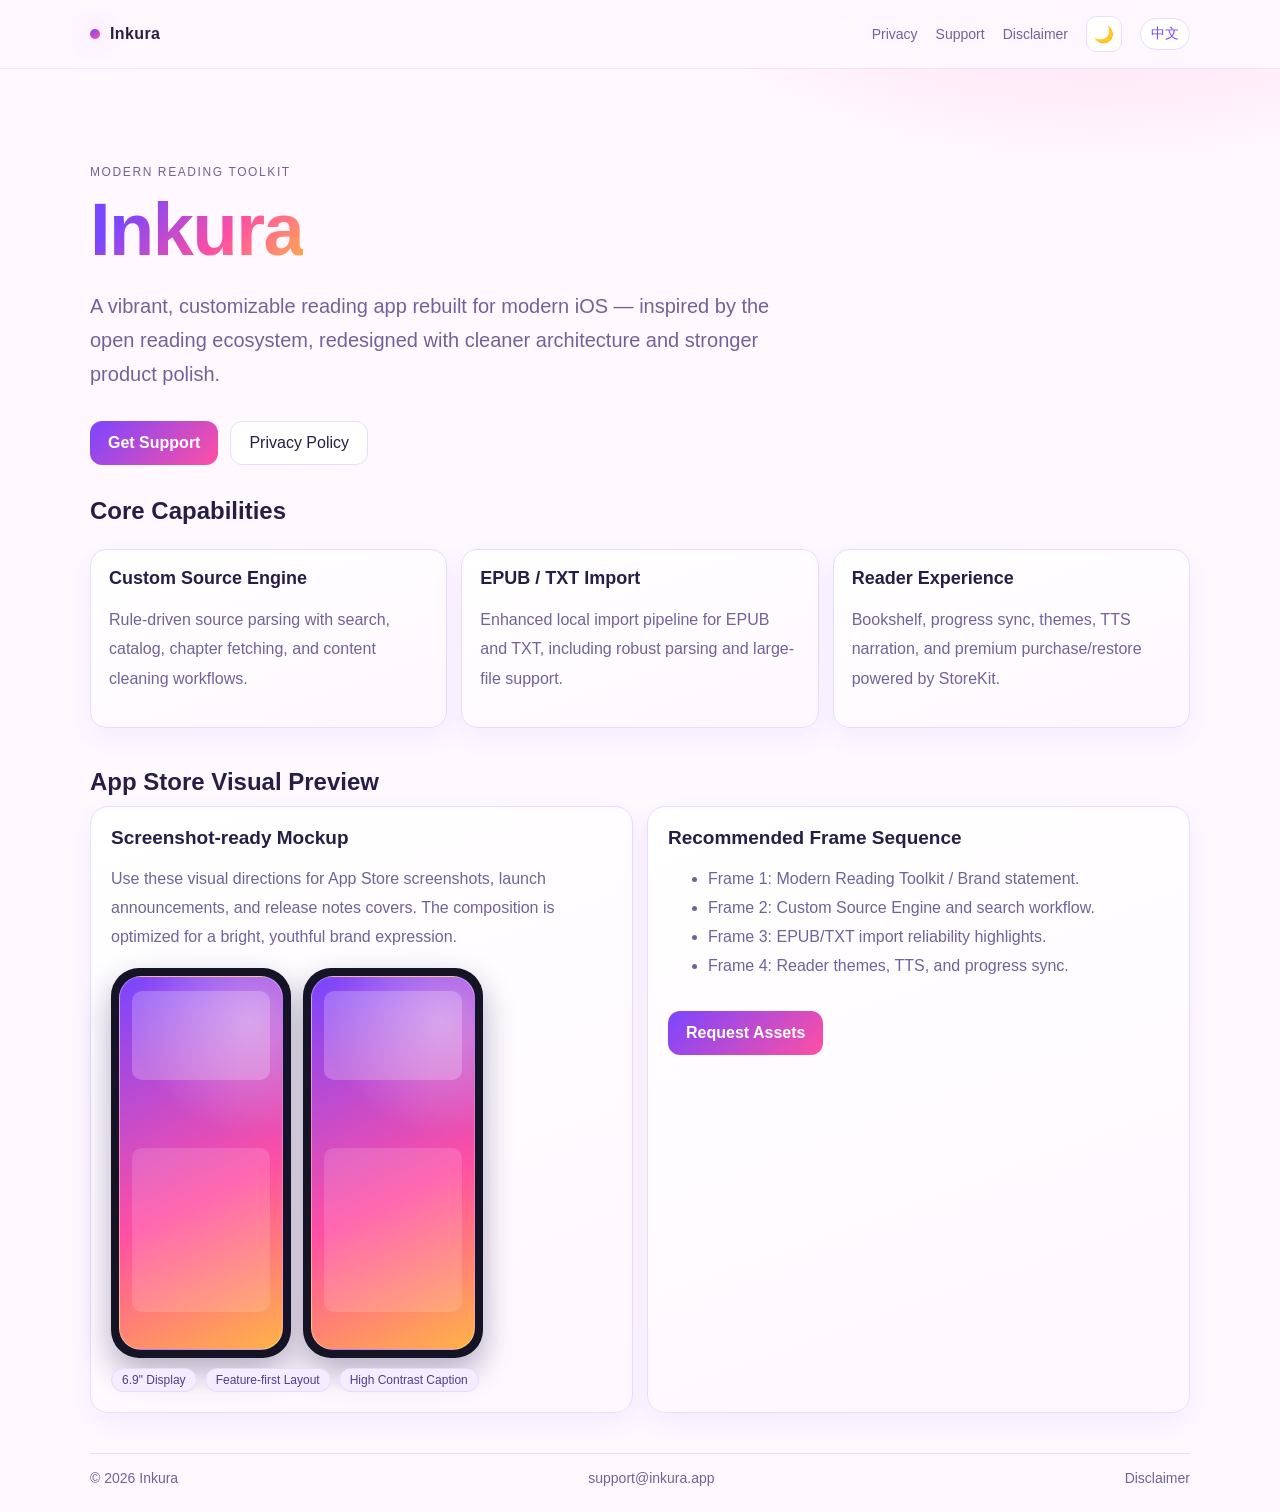
<file: index.html>
<!doctype html>
<html lang="en">
<head>
  <meta charset="UTF-8" />
  <meta name="viewport" content="width=device-width, initial-scale=1.0" />
  <title>Inkura · Vibrant Reading Toolkit</title>
  <meta name="description" content="Inkura is a modern reading toolkit with custom sources, local EPUB/TXT import, and immersive reading experience." />
  <link rel="stylesheet" href="./styles.css" />
  <script src="./theme.js" defer></script>
</head>
<body>
  <header class="topbar">
    <div class="shell topbar-inner">
      <a class="brand" href="./index.html"><span class="dot"></span>Inkura</a>
      <nav class="nav">
        <a href="./privacy.html">Privacy</a>
        <a href="./support.html">Support</a>
        <a href="./disclaimer.html">Disclaimer</a>
        <button class="theme-toggle" type="button" data-theme-toggle aria-label="Toggle dark mode" title="Dark">🌙</button>
        <a class="lang" href="./zh/index.html">中文</a>
      </nav>
    </div>
  </header>

  <main class="shell">
    <section class="hero">
      <p class="eyebrow">Modern Reading Toolkit</p>
      <h1><span class="gradient-text">Inkura</span></h1>
      <p class="subtitle">A vibrant, customizable reading app rebuilt for modern iOS — inspired by the open reading ecosystem, redesigned with cleaner architecture and stronger product polish.</p>
      <div class="actions">
        <a class="btn primary" href="./support.html">Get Support</a>
        <a class="btn" href="./privacy.html">Privacy Policy</a>
      </div>
    </section>

    <section>
      <h2 class="section-title">Core Capabilities</h2>
      <div class="grid">
        <article class="card">
          <h3>Custom Source Engine</h3>
          <p>Rule-driven source parsing with search, catalog, chapter fetching, and content cleaning workflows.</p>
        </article>
        <article class="card">
          <h3>EPUB / TXT Import</h3>
          <p>Enhanced local import pipeline for EPUB and TXT, including robust parsing and large-file support.</p>
        </article>
        <article class="card">
          <h3>Reader Experience</h3>
          <p>Bookshelf, progress sync, themes, TTS narration, and premium purchase/restore powered by StoreKit.</p>
        </article>
      </div>
    </section>

    <section>
      <h2 class="section-title">App Store Visual Preview</h2>
      <div class="showcase">
        <article class="panel">
          <h3>Screenshot-ready Mockup</h3>
          <p>Use these visual directions for App Store screenshots, launch announcements, and release notes covers. The composition is optimized for a bright, youthful brand expression.</p>
          <div class="mockup-wrap">
            <div class="phone"><div class="phone-screen"></div></div>
            <div class="phone"><div class="phone-screen"></div></div>
          </div>
          <div class="chips">
            <span class="chip">6.9" Display</span>
            <span class="chip">Feature-first Layout</span>
            <span class="chip">High Contrast Caption</span>
          </div>
        </article>
        <article class="panel">
          <h3>Recommended Frame Sequence</h3>
          <ul>
            <li>Frame 1: Modern Reading Toolkit / Brand statement.</li>
            <li>Frame 2: Custom Source Engine and search workflow.</li>
            <li>Frame 3: EPUB/TXT import reliability highlights.</li>
            <li>Frame 4: Reader themes, TTS, and progress sync.</li>
          </ul>
          <div class="actions">
            <a class="btn primary" href="mailto:support@inkura.app">Request Assets</a>
          </div>
        </article>
      </div>
    </section>

    <footer>
      <span>© 2026 Inkura</span>
      <a href="mailto:support@inkura.app">support@inkura.app</a>
      <a href="./disclaimer.html">Disclaimer</a>
    </footer>
  </main>
</body>
</html>
</file>
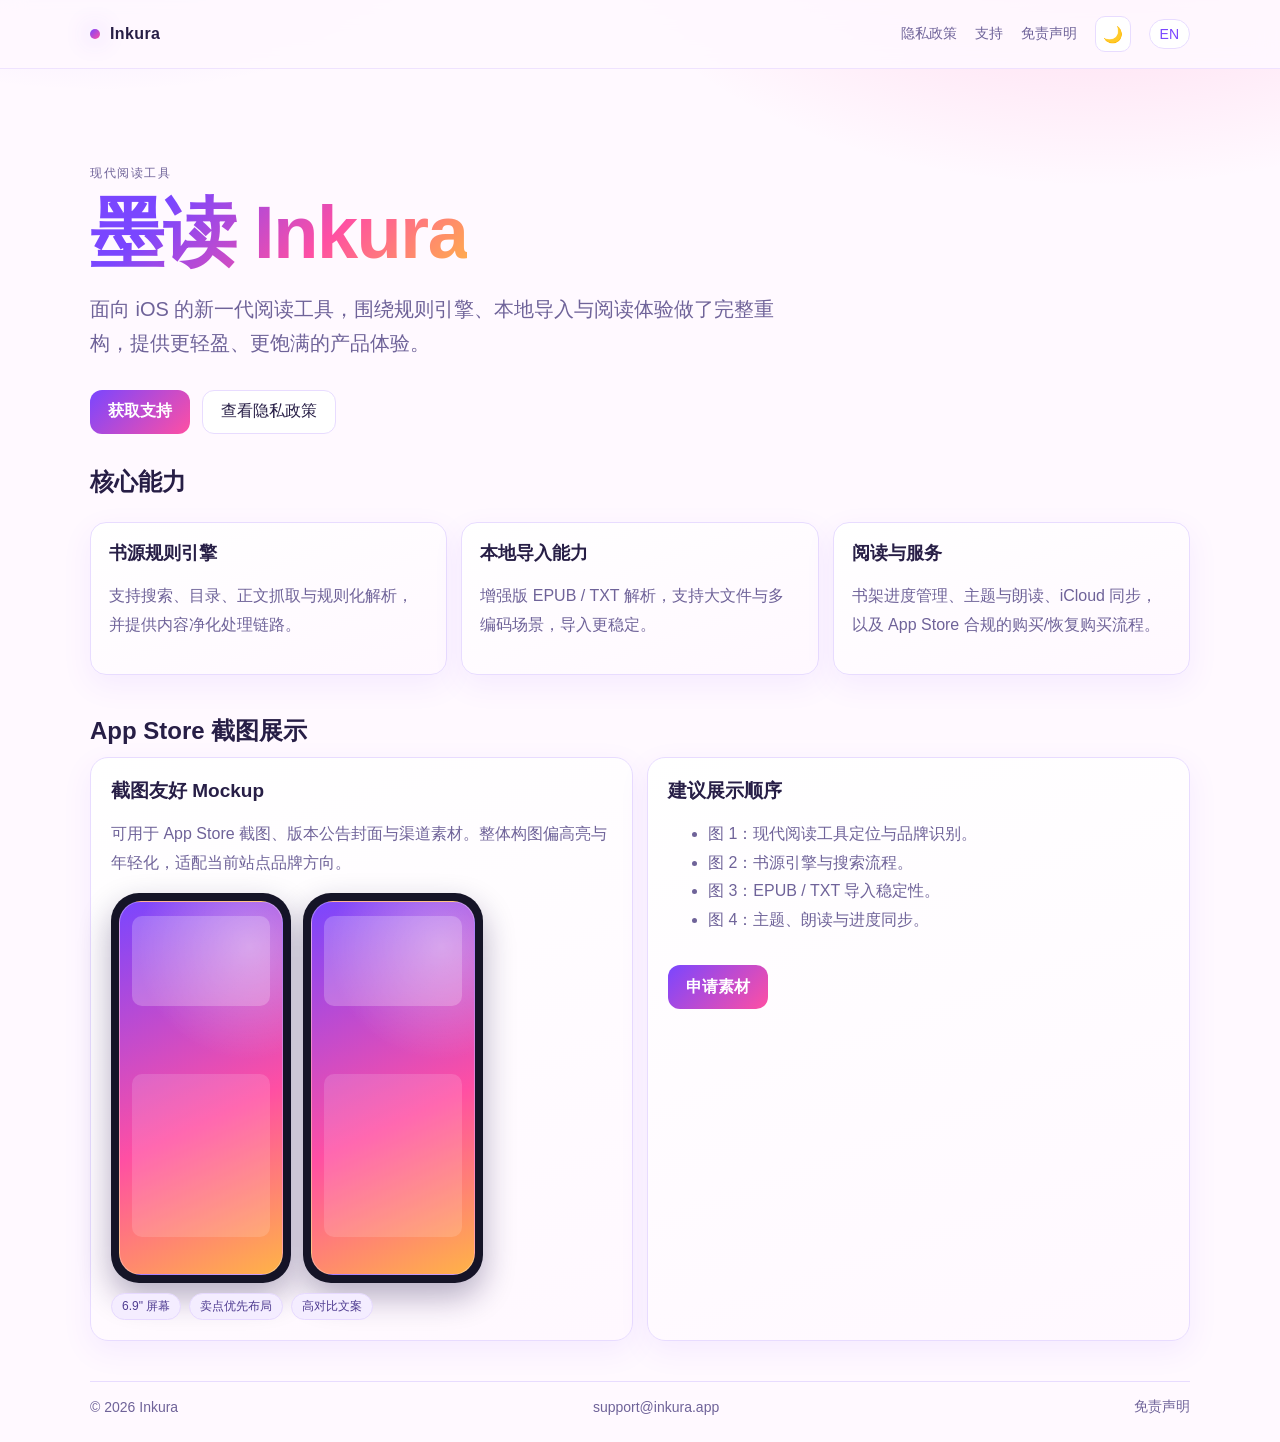
<file: zh/index.html>
<!doctype html>
<html lang="zh-CN">
<head>
  <meta charset="UTF-8" />
  <meta name="viewport" content="width=device-width, initial-scale=1.0" />
  <title>Inkura · 墨读</title>
  <meta name="description" content="墨读 Inkura，面向 iOS 的现代化阅读工具。" />
  <link rel="stylesheet" href="../styles.css" />
  <script src="../theme.js" defer></script>
</head>
<body>
  <header class="topbar">
    <div class="shell topbar-inner">
      <a class="brand" href="./index.html"><span class="dot"></span>Inkura</a>
      <nav class="nav">
        <a href="./privacy.html">隐私政策</a>
        <a href="./support.html">支持</a>
        <a href="./disclaimer.html">免责声明</a>
        <button class="theme-toggle" type="button" data-theme-toggle aria-label="切换深色模式" title="深色">🌙</button>
        <a class="lang" href="../index.html">EN</a>
      </nav>
    </div>
  </header>

  <main class="shell">
    <section class="hero">
      <p class="eyebrow">现代阅读工具</p>
      <h1><span class="gradient-text">墨读 Inkura</span></h1>
      <p class="subtitle">面向 iOS 的新一代阅读工具，围绕规则引擎、本地导入与阅读体验做了完整重构，提供更轻盈、更饱满的产品体验。</p>
      <div class="actions">
        <a class="btn primary" href="./support.html">获取支持</a>
        <a class="btn" href="./privacy.html">查看隐私政策</a>
      </div>
    </section>

    <section>
      <h2 class="section-title">核心能力</h2>
      <div class="grid">
        <article class="card">
          <h3>书源规则引擎</h3>
          <p>支持搜索、目录、正文抓取与规则化解析，并提供内容净化处理链路。</p>
        </article>
        <article class="card">
          <h3>本地导入能力</h3>
          <p>增强版 EPUB / TXT 解析，支持大文件与多编码场景，导入更稳定。</p>
        </article>
        <article class="card">
          <h3>阅读与服务</h3>
          <p>书架进度管理、主题与朗读、iCloud 同步，以及 App Store 合规的购买/恢复购买流程。</p>
        </article>
      </div>
    </section>

    <section>
      <h2 class="section-title">App Store 截图展示</h2>
      <div class="showcase">
        <article class="panel">
          <h3>截图友好 Mockup</h3>
          <p>可用于 App Store 截图、版本公告封面与渠道素材。整体构图偏高亮与年轻化，适配当前站点品牌方向。</p>
          <div class="mockup-wrap">
            <div class="phone"><div class="phone-screen"></div></div>
            <div class="phone"><div class="phone-screen"></div></div>
          </div>
          <div class="chips">
            <span class="chip">6.9" 屏幕</span>
            <span class="chip">卖点优先布局</span>
            <span class="chip">高对比文案</span>
          </div>
        </article>
        <article class="panel">
          <h3>建议展示顺序</h3>
          <ul>
            <li>图 1：现代阅读工具定位与品牌识别。</li>
            <li>图 2：书源引擎与搜索流程。</li>
            <li>图 3：EPUB / TXT 导入稳定性。</li>
            <li>图 4：主题、朗读与进度同步。</li>
          </ul>
          <div class="actions">
            <a class="btn primary" href="mailto:support@inkura.app">申请素材</a>
          </div>
        </article>
      </div>
    </section>

    <footer>
      <span>© 2026 Inkura</span>
      <a href="mailto:support@inkura.app">support@inkura.app</a>
      <a href="./disclaimer.html">免责声明</a>
    </footer>
  </main>
</body>
</html>
</file>
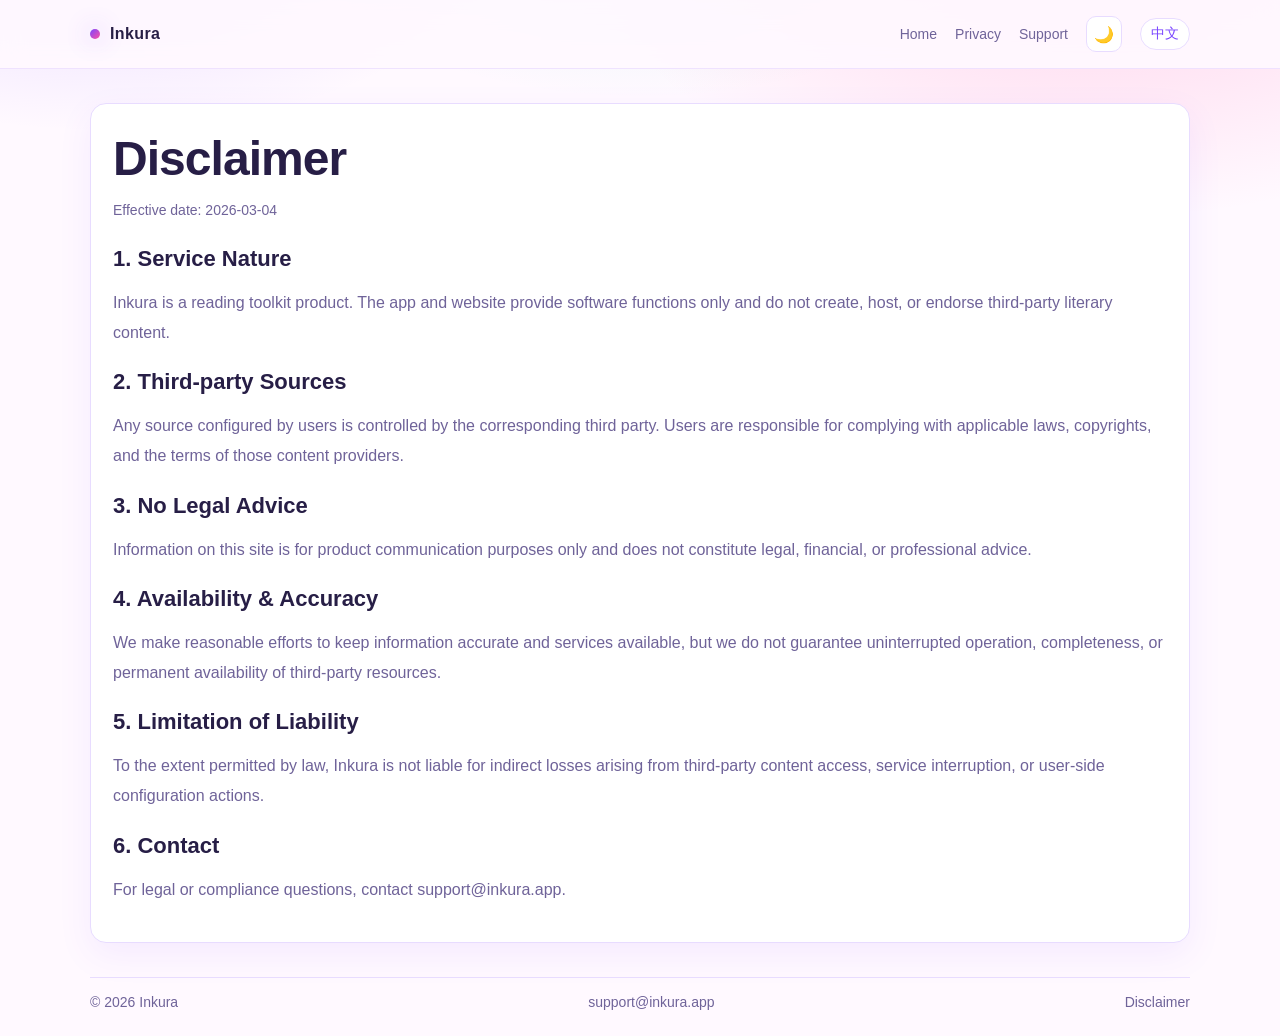
<file: disclaimer.html>
<!doctype html>
<html lang="en">
<head>
  <meta charset="UTF-8" />
  <meta name="viewport" content="width=device-width, initial-scale=1.0" />
  <title>Disclaimer · Inkura</title>
  <meta name="description" content="Inkura website disclaimer and liability boundaries." />
  <link rel="stylesheet" href="./styles.css" />
  <script src="./theme.js" defer></script>
</head>
<body>
  <header class="topbar">
    <div class="shell topbar-inner">
      <a class="brand" href="./index.html"><span class="dot"></span>Inkura</a>
      <nav class="nav">
        <a href="./index.html">Home</a>
        <a href="./privacy.html">Privacy</a>
        <a href="./support.html">Support</a>
        <button class="theme-toggle" type="button" data-theme-toggle aria-label="Toggle dark mode" title="Dark">🌙</button>
        <a class="lang" href="./zh/disclaimer.html">中文</a>
      </nav>
    </div>
  </header>

  <main class="shell">
    <section class="doc">
      <h1>Disclaimer</h1>
      <p class="meta">Effective date: 2026-03-04</p>

      <h2>1. Service Nature</h2>
      <p>Inkura is a reading toolkit product. The app and website provide software functions only and do not create, host, or endorse third-party literary content.</p>

      <h2>2. Third-party Sources</h2>
      <p>Any source configured by users is controlled by the corresponding third party. Users are responsible for complying with applicable laws, copyrights, and the terms of those content providers.</p>

      <h2>3. No Legal Advice</h2>
      <p>Information on this site is for product communication purposes only and does not constitute legal, financial, or professional advice.</p>

      <h2>4. Availability & Accuracy</h2>
      <p>We make reasonable efforts to keep information accurate and services available, but we do not guarantee uninterrupted operation, completeness, or permanent availability of third-party resources.</p>

      <h2>5. Limitation of Liability</h2>
      <p>To the extent permitted by law, Inkura is not liable for indirect losses arising from third-party content access, service interruption, or user-side configuration actions.</p>

      <h2>6. Contact</h2>
      <p>For legal or compliance questions, contact <a href="mailto:support@inkura.app">support@inkura.app</a>.</p>
    </section>

    <footer>
      <span>© 2026 Inkura</span>
      <a href="mailto:support@inkura.app">support@inkura.app</a>
      <a href="./disclaimer.html">Disclaimer</a>
    </footer>
  </main>
</body>
</html>
</file>
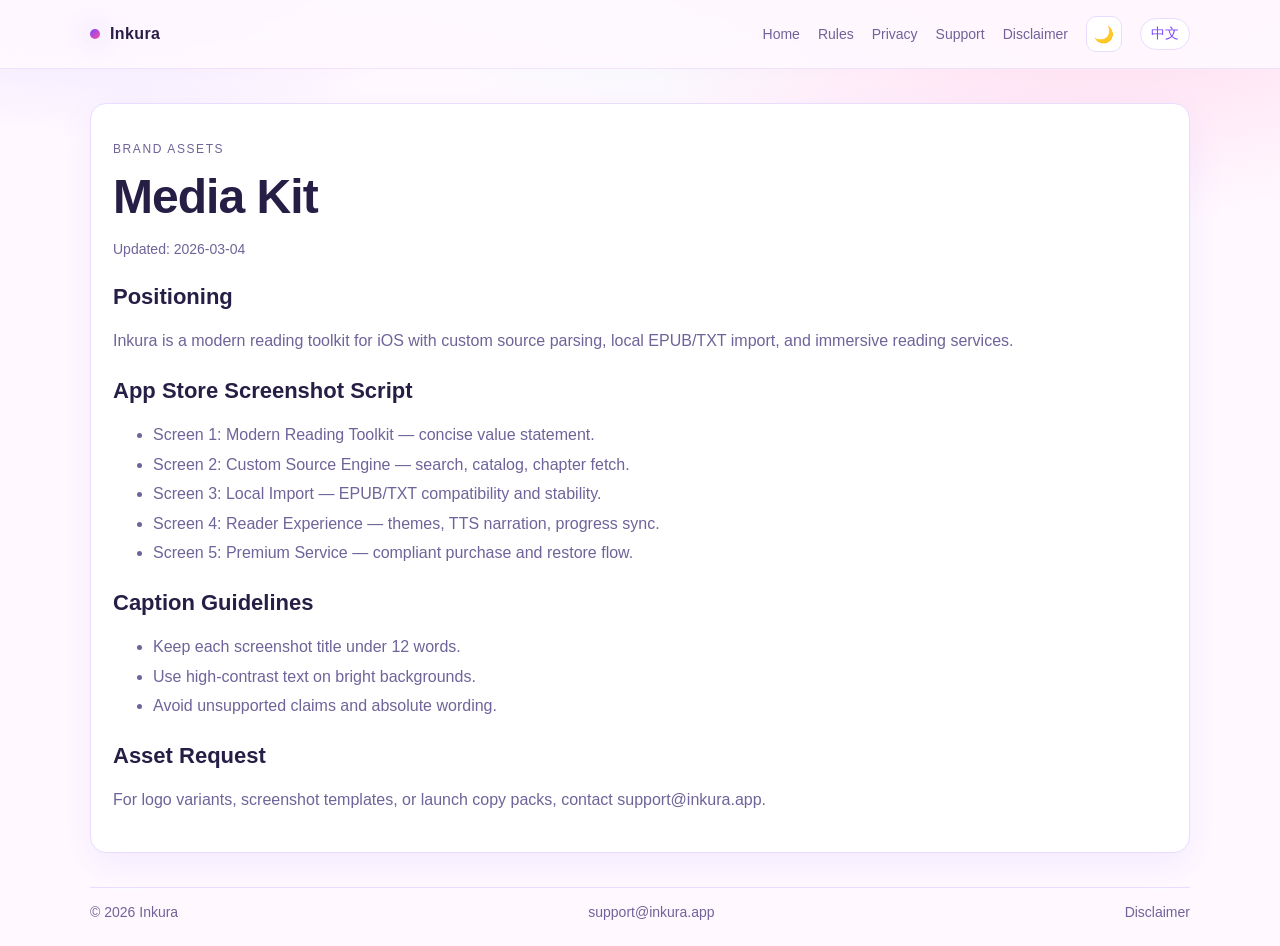
<file: media-kit.html>
<!doctype html>
<html lang="en">
<head>
  <meta charset="UTF-8" />
  <meta name="viewport" content="width=device-width, initial-scale=1.0" />
  <title>Inkura · Media Kit</title>
  <meta name="description" content="Inkura media kit for App Store screenshots, feature copy, and brand usage." />
  <link rel="stylesheet" href="./styles.css" />
  <script src="./theme.js" defer></script>
</head>
<body>
  <header class="topbar">
    <div class="shell topbar-inner">
      <a class="brand" href="./index.html"><span class="dot"></span>Inkura</a>
      <nav class="nav">
        <a href="./index.html">Home</a>
        <a href="./rule-guide.html">Rules</a>
        <a href="./privacy.html">Privacy</a>
        <a href="./support.html">Support</a>
        <a href="./disclaimer.html">Disclaimer</a>
        <button class="theme-toggle" type="button" data-theme-toggle aria-label="Toggle dark mode" title="Dark">🌙</button>
        <a class="lang" href="./zh/media-kit.html">中文</a>
      </nav>
    </div>
  </header>

  <main class="shell">
    <article class="doc">
      <p class="eyebrow">Brand Assets</p>
      <h1>Media Kit</h1>
      <p class="meta">Updated: 2026-03-04</p>

      <h2>Positioning</h2>
      <p>Inkura is a modern reading toolkit for iOS with custom source parsing, local EPUB/TXT import, and immersive reading services.</p>

      <h2>App Store Screenshot Script</h2>
      <ul>
        <li>Screen 1: Modern Reading Toolkit — concise value statement.</li>
        <li>Screen 2: Custom Source Engine — search, catalog, chapter fetch.</li>
        <li>Screen 3: Local Import — EPUB/TXT compatibility and stability.</li>
        <li>Screen 4: Reader Experience — themes, TTS narration, progress sync.</li>
        <li>Screen 5: Premium Service — compliant purchase and restore flow.</li>
      </ul>

      <h2>Caption Guidelines</h2>
      <ul>
        <li>Keep each screenshot title under 12 words.</li>
        <li>Use high-contrast text on bright backgrounds.</li>
        <li>Avoid unsupported claims and absolute wording.</li>
      </ul>

      <h2>Asset Request</h2>
      <p>For logo variants, screenshot templates, or launch copy packs, contact <a href="mailto:support@inkura.app">support@inkura.app</a>.</p>
    </article>

    <footer>
      <span>© 2026 Inkura</span>
      <a href="mailto:support@inkura.app">support@inkura.app</a>
      <a href="./disclaimer.html">Disclaimer</a>
    </footer>
  </main>
</body>
</html>
</file>
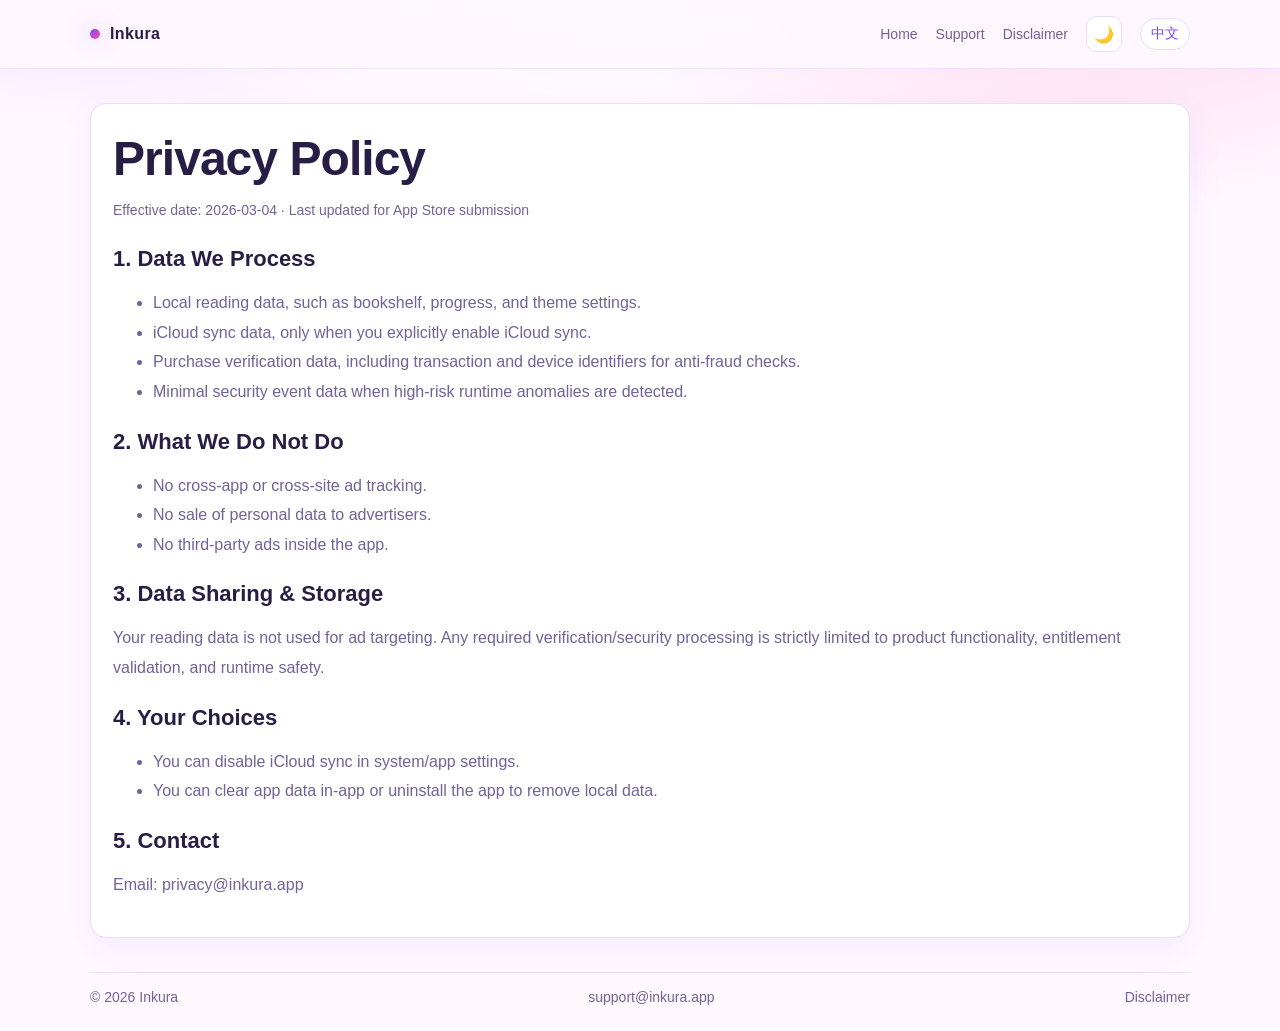
<file: privacy.html>
<!doctype html>
<html lang="en">
<head>
  <meta charset="UTF-8" />
  <meta name="viewport" content="width=device-width, initial-scale=1.0" />
  <title>Privacy Policy · Inkura</title>
  <meta name="description" content="Privacy and data processing statement for Inkura reading app." />
  <link rel="stylesheet" href="./styles.css" />
  <script src="./theme.js" defer></script>
</head>
<body>
  <header class="topbar">
    <div class="shell topbar-inner">
      <a class="brand" href="./index.html"><span class="dot"></span>Inkura</a>
      <nav class="nav">
        <a href="./index.html">Home</a>
        <a href="./support.html">Support</a>
        <a href="./disclaimer.html">Disclaimer</a>
        <button class="theme-toggle" type="button" data-theme-toggle aria-label="Toggle dark mode" title="Dark">🌙</button>
        <a class="lang" href="./zh/privacy.html">中文</a>
      </nav>
    </div>
  </header>

  <main class="shell">
    <section class="doc">
      <h1>Privacy Policy</h1>
      <p class="meta">Effective date: 2026-03-04 · Last updated for App Store submission</p>

      <h2>1. Data We Process</h2>
      <ul>
        <li>Local reading data, such as bookshelf, progress, and theme settings.</li>
        <li>iCloud sync data, only when you explicitly enable iCloud sync.</li>
        <li>Purchase verification data, including transaction and device identifiers for anti-fraud checks.</li>
        <li>Minimal security event data when high-risk runtime anomalies are detected.</li>
      </ul>

      <h2>2. What We Do Not Do</h2>
      <ul>
        <li>No cross-app or cross-site ad tracking.</li>
        <li>No sale of personal data to advertisers.</li>
        <li>No third-party ads inside the app.</li>
      </ul>

      <h2>3. Data Sharing & Storage</h2>
      <p>Your reading data is not used for ad targeting. Any required verification/security processing is strictly limited to product functionality, entitlement validation, and runtime safety.</p>

      <h2>4. Your Choices</h2>
      <ul>
        <li>You can disable iCloud sync in system/app settings.</li>
        <li>You can clear app data in-app or uninstall the app to remove local data.</li>
      </ul>

      <h2>5. Contact</h2>
      <p>Email: <a href="mailto:privacy@inkura.app">privacy@inkura.app</a></p>
    </section>

    <footer>
      <span>© 2026 Inkura</span>
      <a href="mailto:support@inkura.app">support@inkura.app</a>
      <a href="./disclaimer.html">Disclaimer</a>
    </footer>
  </main>
</body>
</html>
</file>
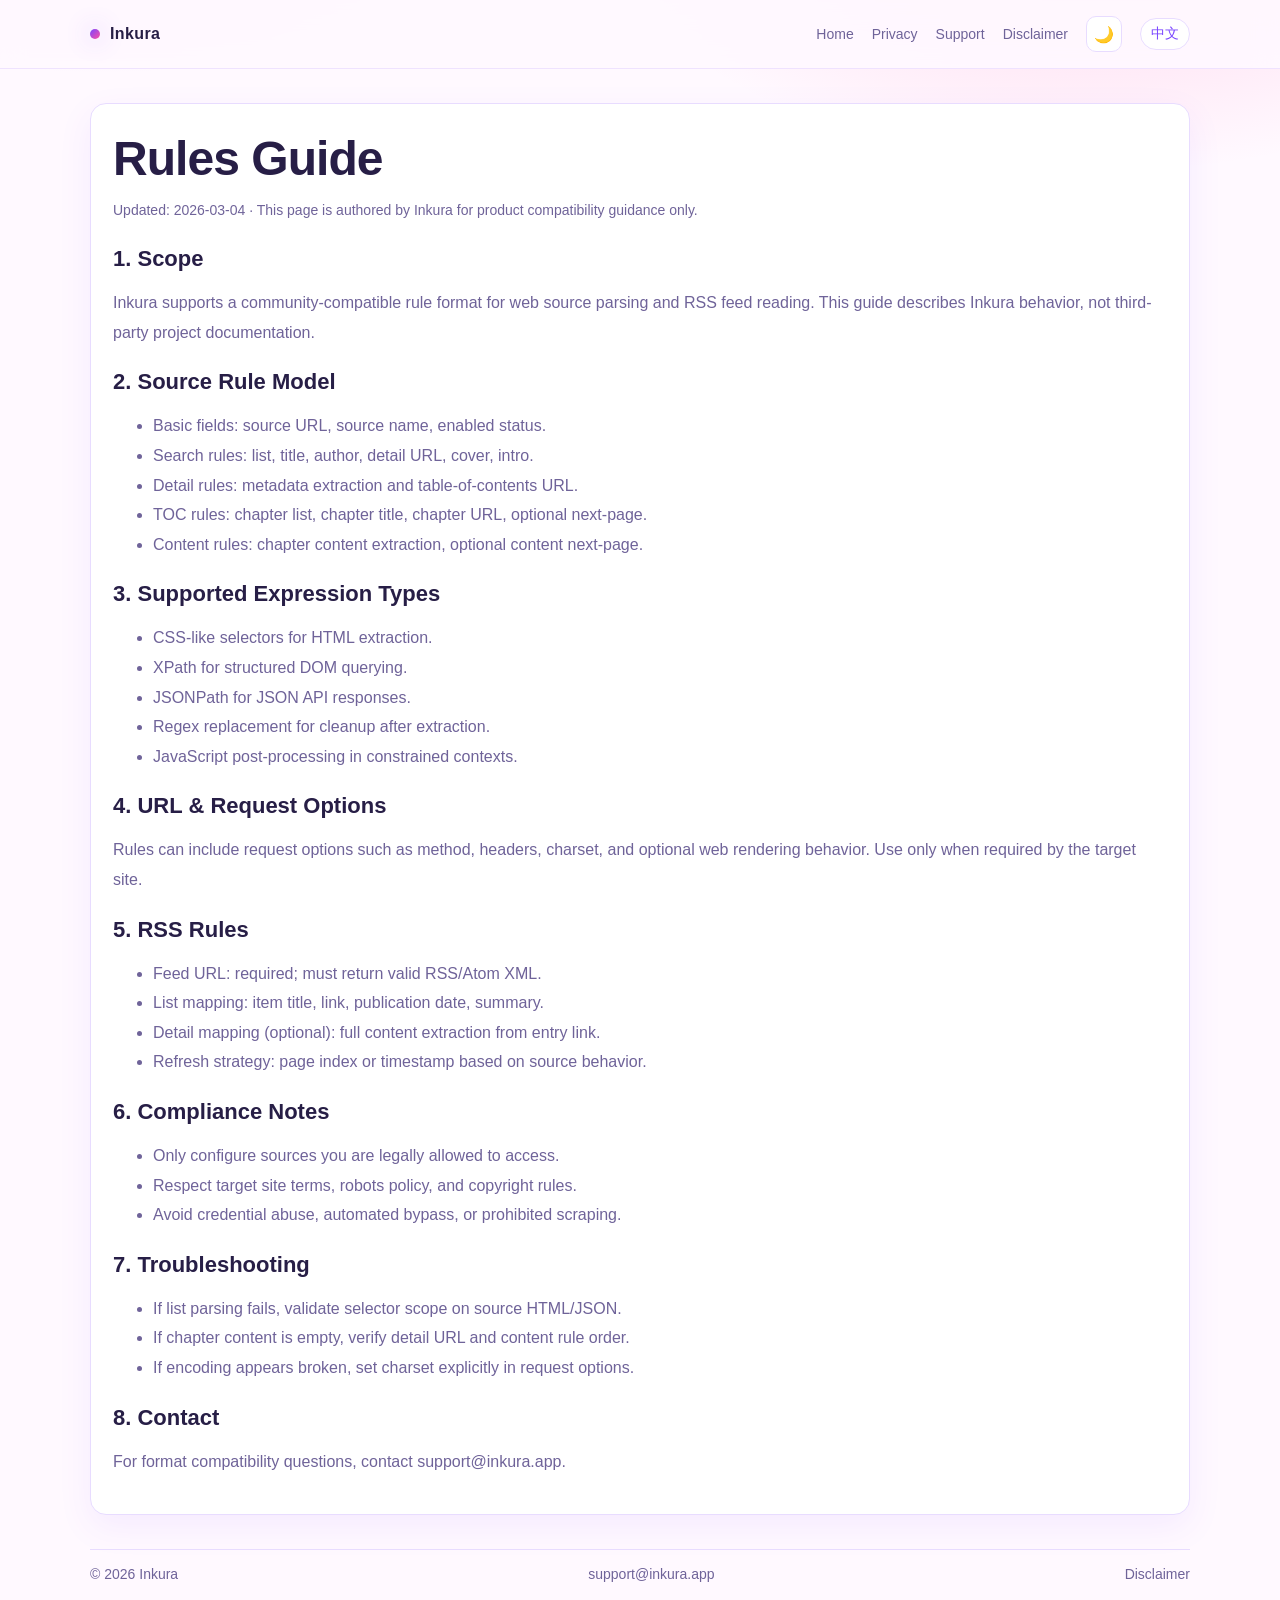
<file: rule-guide.html>
<!doctype html>
<html lang="en">
<head>
  <meta charset="UTF-8" />
  <meta name="viewport" content="width=device-width, initial-scale=1.0" />
  <title>Rules Guide · Inkura</title>
  <meta name="description" content="Inkura community rule format guide for source parsing and RSS feeds." />
  <link rel="stylesheet" href="./styles.css" />
  <script src="./theme.js" defer></script>
</head>
<body>
  <header class="topbar">
    <div class="shell topbar-inner">
      <a class="brand" href="./index.html"><span class="dot"></span>Inkura</a>
      <nav class="nav">
        <a href="./index.html">Home</a>
        <a href="./privacy.html">Privacy</a>
        <a href="./support.html">Support</a>
        <a href="./disclaimer.html">Disclaimer</a>
        <button class="theme-toggle" type="button" data-theme-toggle aria-label="Toggle dark mode" title="Dark">🌙</button>
        <a class="lang" href="./zh/rule-guide.html">中文</a>
      </nav>
    </div>
  </header>

  <main class="shell">
    <section class="doc">
      <h1>Rules Guide</h1>
      <p class="meta">Updated: 2026-03-04 · This page is authored by Inkura for product compatibility guidance only.</p>

      <h2>1. Scope</h2>
      <p>Inkura supports a community-compatible rule format for web source parsing and RSS feed reading. This guide describes Inkura behavior, not third-party project documentation.</p>

      <h2>2. Source Rule Model</h2>
      <ul>
        <li>Basic fields: source URL, source name, enabled status.</li>
        <li>Search rules: list, title, author, detail URL, cover, intro.</li>
        <li>Detail rules: metadata extraction and table-of-contents URL.</li>
        <li>TOC rules: chapter list, chapter title, chapter URL, optional next-page.</li>
        <li>Content rules: chapter content extraction, optional content next-page.</li>
      </ul>

      <h2>3. Supported Expression Types</h2>
      <ul>
        <li>CSS-like selectors for HTML extraction.</li>
        <li>XPath for structured DOM querying.</li>
        <li>JSONPath for JSON API responses.</li>
        <li>Regex replacement for cleanup after extraction.</li>
        <li>JavaScript post-processing in constrained contexts.</li>
      </ul>

      <h2>4. URL & Request Options</h2>
      <p>Rules can include request options such as method, headers, charset, and optional web rendering behavior. Use only when required by the target site.</p>

      <h2>5. RSS Rules</h2>
      <ul>
        <li>Feed URL: required; must return valid RSS/Atom XML.</li>
        <li>List mapping: item title, link, publication date, summary.</li>
        <li>Detail mapping (optional): full content extraction from entry link.</li>
        <li>Refresh strategy: page index or timestamp based on source behavior.</li>
      </ul>

      <h2>6. Compliance Notes</h2>
      <ul>
        <li>Only configure sources you are legally allowed to access.</li>
        <li>Respect target site terms, robots policy, and copyright rules.</li>
        <li>Avoid credential abuse, automated bypass, or prohibited scraping.</li>
      </ul>

      <h2>7. Troubleshooting</h2>
      <ul>
        <li>If list parsing fails, validate selector scope on source HTML/JSON.</li>
        <li>If chapter content is empty, verify detail URL and content rule order.</li>
        <li>If encoding appears broken, set charset explicitly in request options.</li>
      </ul>

      <h2>8. Contact</h2>
      <p>For format compatibility questions, contact <a href="mailto:support@inkura.app">support@inkura.app</a>.</p>
    </section>

    <footer>
      <span>© 2026 Inkura</span>
      <a href="mailto:support@inkura.app">support@inkura.app</a>
      <a href="./disclaimer.html">Disclaimer</a>
    </footer>
  </main>
</body>
</html>
</file>
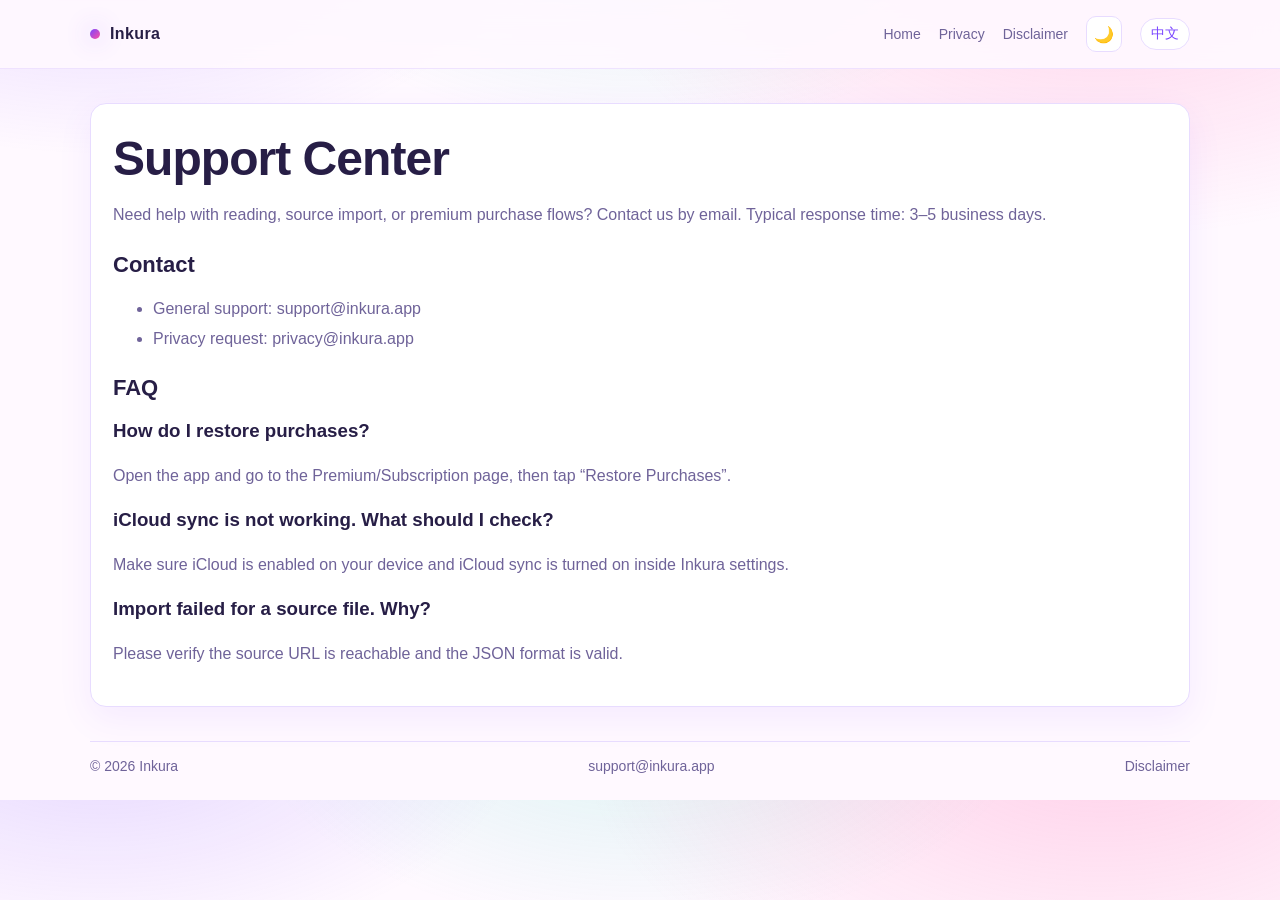
<file: support.html>
<!doctype html>
<html lang="en">
<head>
  <meta charset="UTF-8" />
  <meta name="viewport" content="width=device-width, initial-scale=1.0" />
  <title>Support · Inkura</title>
  <meta name="description" content="Inkura support center, purchase help, and troubleshooting." />
  <link rel="stylesheet" href="./styles.css" />
  <script src="./theme.js" defer></script>
</head>
<body>
  <header class="topbar">
    <div class="shell topbar-inner">
      <a class="brand" href="./index.html"><span class="dot"></span>Inkura</a>
      <nav class="nav">
        <a href="./index.html">Home</a>
        <a href="./privacy.html">Privacy</a>
        <a href="./disclaimer.html">Disclaimer</a>
        <button class="theme-toggle" type="button" data-theme-toggle aria-label="Toggle dark mode" title="Dark">🌙</button>
        <a class="lang" href="./zh/support.html">中文</a>
      </nav>
    </div>
  </header>

  <main class="shell">
    <section class="doc">
      <h1>Support Center</h1>
      <p>Need help with reading, source import, or premium purchase flows? Contact us by email. Typical response time: 3–5 business days.</p>

      <h2>Contact</h2>
      <ul>
        <li>General support: <a href="mailto:support@inkura.app">support@inkura.app</a></li>
        <li>Privacy request: <a href="mailto:privacy@inkura.app">privacy@inkura.app</a></li>
      </ul>

      <h2>FAQ</h2>

      <h3>How do I restore purchases?</h3>
      <p>Open the app and go to the Premium/Subscription page, then tap “Restore Purchases”.</p>

      <h3>iCloud sync is not working. What should I check?</h3>
      <p>Make sure iCloud is enabled on your device and iCloud sync is turned on inside Inkura settings.</p>

      <h3>Import failed for a source file. Why?</h3>
      <p>Please verify the source URL is reachable and the JSON format is valid.</p>
    </section>

    <footer>
      <span>© 2026 Inkura</span>
      <a href="mailto:support@inkura.app">support@inkura.app</a>
      <a href="./disclaimer.html">Disclaimer</a>
    </footer>
  </main>
</body>
</html>
</file>
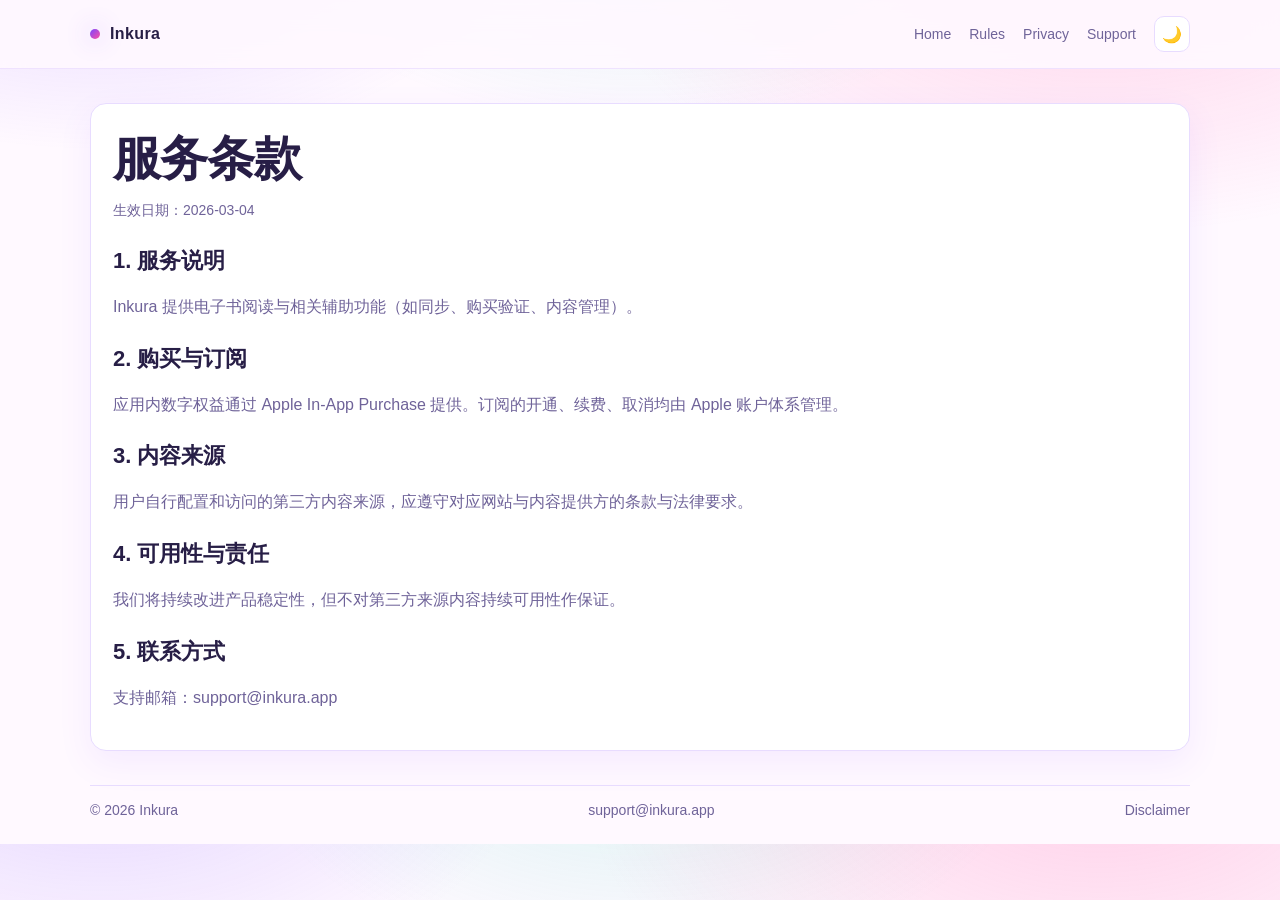
<file: terms.html>
<!doctype html>
<html lang="zh-CN">
<head>
  <meta charset="UTF-8" />
  <meta name="viewport" content="width=device-width, initial-scale=1.0" />
  <title>服务条款 · Inkura</title>
  <meta name="description" content="Inkura 服务条款说明。" />
  <link rel="stylesheet" href="./styles.css" />
  <script src="./theme.js" defer></script>
</head>
<body>
  <header class="topbar">
    <div class="shell topbar-inner">
      <a class="brand" href="./index.html"><span class="dot"></span>Inkura</a>
      <nav class="nav">
        <a href="./index.html">Home</a>
        <a href="./rule-guide.html">Rules</a>
        <a href="./privacy.html">Privacy</a>
        <a href="./support.html">Support</a>
        <button class="theme-toggle" type="button" data-theme-toggle aria-label="Toggle dark mode" title="Dark">🌙</button>
      </nav>
    </div>
  </header>

  <main class="shell">
    <section class="doc">
      <h1>服务条款</h1>
      <p class="meta">生效日期：2026-03-04</p>

      <h2>1. 服务说明</h2>
      <p>Inkura 提供电子书阅读与相关辅助功能（如同步、购买验证、内容管理）。</p>

      <h2>2. 购买与订阅</h2>
      <p>应用内数字权益通过 Apple In-App Purchase 提供。订阅的开通、续费、取消均由 Apple 账户体系管理。</p>

      <h2>3. 内容来源</h2>
      <p>用户自行配置和访问的第三方内容来源，应遵守对应网站与内容提供方的条款与法律要求。</p>

      <h2>4. 可用性与责任</h2>
      <p>我们将持续改进产品稳定性，但不对第三方来源内容持续可用性作保证。</p>

      <h2>5. 联系方式</h2>
      <p>支持邮箱：<a href="mailto:support@inkura.app">support@inkura.app</a></p>
    </section>

    <footer>
      <span>© 2026 Inkura</span>
      <a href="mailto:support@inkura.app">support@inkura.app</a>
      <a href="./disclaimer.html">Disclaimer</a>
    </footer>
  </main>

</body>
</html>
</file>
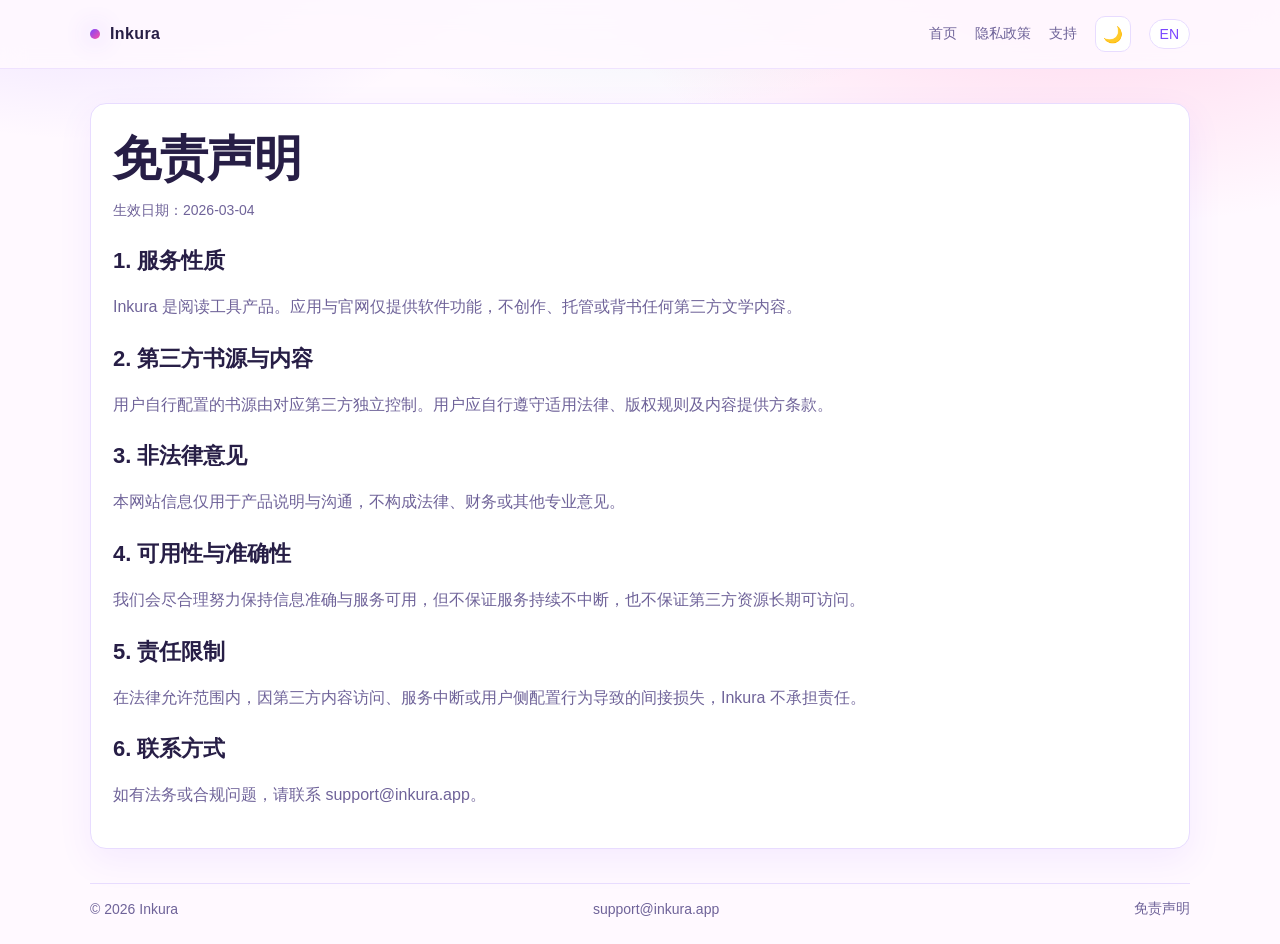
<file: zh/disclaimer.html>
<!doctype html>
<html lang="zh-CN">
<head>
  <meta charset="UTF-8" />
  <meta name="viewport" content="width=device-width, initial-scale=1.0" />
  <title>免责声明 · Inkura</title>
  <meta name="description" content="Inkura 官网免责声明与责任边界说明。" />
  <link rel="stylesheet" href="../styles.css" />
  <script src="../theme.js" defer></script>
</head>
<body>
  <header class="topbar">
    <div class="shell topbar-inner">
      <a class="brand" href="./index.html"><span class="dot"></span>Inkura</a>
      <nav class="nav">
        <a href="./index.html">首页</a>
        <a href="./privacy.html">隐私政策</a>
        <a href="./support.html">支持</a>
        <button class="theme-toggle" type="button" data-theme-toggle aria-label="切换深色模式" title="深色">🌙</button>
        <a class="lang" href="../disclaimer.html">EN</a>
      </nav>
    </div>
  </header>

  <main class="shell">
    <section class="doc">
      <h1>免责声明</h1>
      <p class="meta">生效日期：2026-03-04</p>

      <h2>1. 服务性质</h2>
      <p>Inkura 是阅读工具产品。应用与官网仅提供软件功能，不创作、托管或背书任何第三方文学内容。</p>

      <h2>2. 第三方书源与内容</h2>
      <p>用户自行配置的书源由对应第三方独立控制。用户应自行遵守适用法律、版权规则及内容提供方条款。</p>

      <h2>3. 非法律意见</h2>
      <p>本网站信息仅用于产品说明与沟通，不构成法律、财务或其他专业意见。</p>

      <h2>4. 可用性与准确性</h2>
      <p>我们会尽合理努力保持信息准确与服务可用，但不保证服务持续不中断，也不保证第三方资源长期可访问。</p>

      <h2>5. 责任限制</h2>
      <p>在法律允许范围内，因第三方内容访问、服务中断或用户侧配置行为导致的间接损失，Inkura 不承担责任。</p>

      <h2>6. 联系方式</h2>
      <p>如有法务或合规问题，请联系 <a href="mailto:support@inkura.app">support@inkura.app</a>。</p>
    </section>

    <footer>
      <span>© 2026 Inkura</span>
      <a href="mailto:support@inkura.app">support@inkura.app</a>
      <a href="./disclaimer.html">免责声明</a>
    </footer>
  </main>
</body>
</html>
</file>
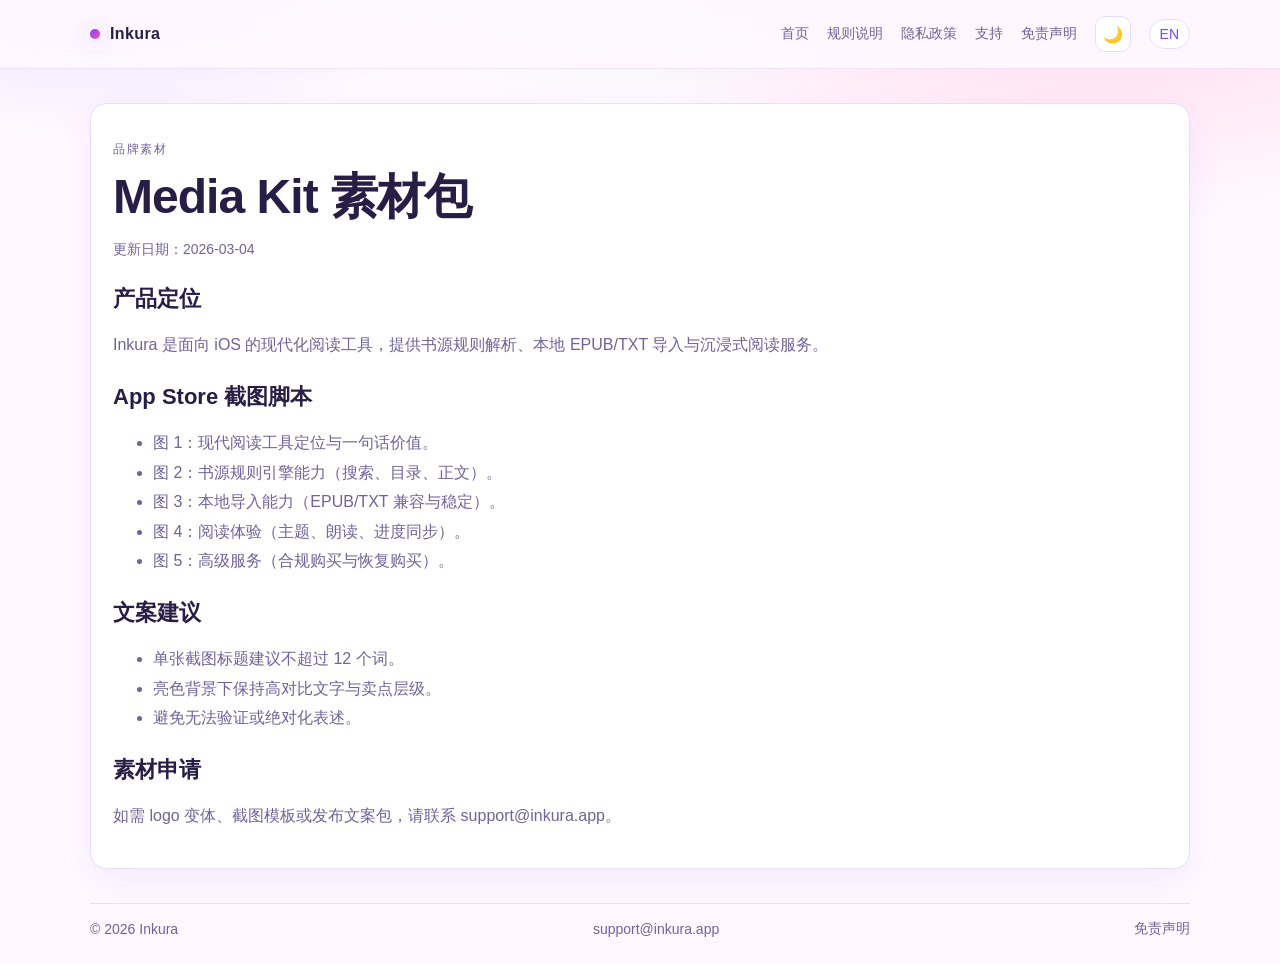
<file: zh/media-kit.html>
<!doctype html>
<html lang="zh-CN">
<head>
  <meta charset="UTF-8" />
  <meta name="viewport" content="width=device-width, initial-scale=1.0" />
  <title>Inkura · 素材包</title>
  <meta name="description" content="Inkura 素材包：用于 App Store 截图文案、品牌展示与发布素材。" />
  <link rel="stylesheet" href="../styles.css" />
  <script src="../theme.js" defer></script>
</head>
<body>
  <header class="topbar">
    <div class="shell topbar-inner">
      <a class="brand" href="./index.html"><span class="dot"></span>Inkura</a>
      <nav class="nav">
        <a href="./index.html">首页</a>
        <a href="./rule-guide.html">规则说明</a>
        <a href="./privacy.html">隐私政策</a>
        <a href="./support.html">支持</a>
        <a href="./disclaimer.html">免责声明</a>
        <button class="theme-toggle" type="button" data-theme-toggle aria-label="切换深色模式" title="深色">🌙</button>
        <a class="lang" href="../media-kit.html">EN</a>
      </nav>
    </div>
  </header>

  <main class="shell">
    <article class="doc">
      <p class="eyebrow">品牌素材</p>
      <h1>Media Kit 素材包</h1>
      <p class="meta">更新日期：2026-03-04</p>

      <h2>产品定位</h2>
      <p>Inkura 是面向 iOS 的现代化阅读工具，提供书源规则解析、本地 EPUB/TXT 导入与沉浸式阅读服务。</p>

      <h2>App Store 截图脚本</h2>
      <ul>
        <li>图 1：现代阅读工具定位与一句话价值。</li>
        <li>图 2：书源规则引擎能力（搜索、目录、正文）。</li>
        <li>图 3：本地导入能力（EPUB/TXT 兼容与稳定）。</li>
        <li>图 4：阅读体验（主题、朗读、进度同步）。</li>
        <li>图 5：高级服务（合规购买与恢复购买）。</li>
      </ul>

      <h2>文案建议</h2>
      <ul>
        <li>单张截图标题建议不超过 12 个词。</li>
        <li>亮色背景下保持高对比文字与卖点层级。</li>
        <li>避免无法验证或绝对化表述。</li>
      </ul>

      <h2>素材申请</h2>
      <p>如需 logo 变体、截图模板或发布文案包，请联系 <a href="mailto:support@inkura.app">support@inkura.app</a>。</p>
    </article>

    <footer>
      <span>© 2026 Inkura</span>
      <a href="mailto:support@inkura.app">support@inkura.app</a>
      <a href="./disclaimer.html">免责声明</a>
    </footer>
  </main>
</body>
</html>
</file>
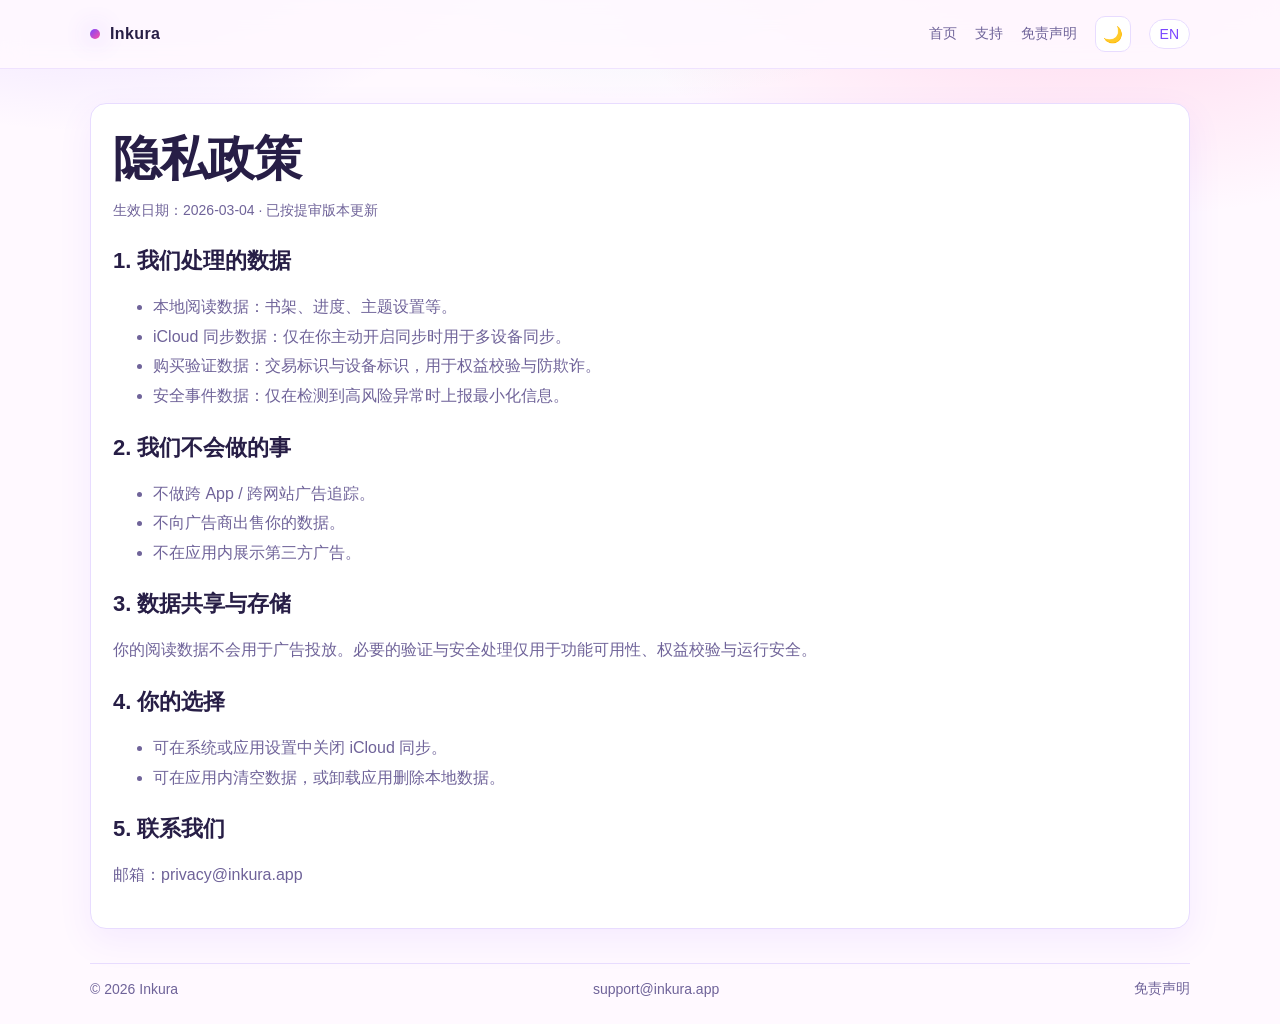
<file: zh/privacy.html>
<!doctype html>
<html lang="zh-CN">
<head>
  <meta charset="UTF-8" />
  <meta name="viewport" content="width=device-width, initial-scale=1.0" />
  <title>隐私政策 · Inkura</title>
  <meta name="description" content="Inkura 墨读隐私与数据处理说明" />
  <link rel="stylesheet" href="../styles.css" />
  <script src="../theme.js" defer></script>
</head>
<body>
  <header class="topbar">
    <div class="shell topbar-inner">
      <a class="brand" href="./index.html"><span class="dot"></span>Inkura</a>
      <nav class="nav">
        <a href="./index.html">首页</a>
        <a href="./support.html">支持</a>
        <a href="./disclaimer.html">免责声明</a>
        <button class="theme-toggle" type="button" data-theme-toggle aria-label="切换深色模式" title="深色">🌙</button>
        <a class="lang" href="../privacy.html">EN</a>
      </nav>
    </div>
  </header>

  <main class="shell">
    <section class="doc">
      <h1>隐私政策</h1>
      <p class="meta">生效日期：2026-03-04 · 已按提审版本更新</p>

      <h2>1. 我们处理的数据</h2>
      <ul>
        <li>本地阅读数据：书架、进度、主题设置等。</li>
        <li>iCloud 同步数据：仅在你主动开启同步时用于多设备同步。</li>
        <li>购买验证数据：交易标识与设备标识，用于权益校验与防欺诈。</li>
        <li>安全事件数据：仅在检测到高风险异常时上报最小化信息。</li>
      </ul>

      <h2>2. 我们不会做的事</h2>
      <ul>
        <li>不做跨 App / 跨网站广告追踪。</li>
        <li>不向广告商出售你的数据。</li>
        <li>不在应用内展示第三方广告。</li>
      </ul>

      <h2>3. 数据共享与存储</h2>
      <p>你的阅读数据不会用于广告投放。必要的验证与安全处理仅用于功能可用性、权益校验与运行安全。</p>

      <h2>4. 你的选择</h2>
      <ul>
        <li>可在系统或应用设置中关闭 iCloud 同步。</li>
        <li>可在应用内清空数据，或卸载应用删除本地数据。</li>
      </ul>

      <h2>5. 联系我们</h2>
      <p>邮箱：<a href="mailto:privacy@inkura.app">privacy@inkura.app</a></p>
    </section>

    <footer>
      <span>© 2026 Inkura</span>
      <a href="mailto:support@inkura.app">support@inkura.app</a>
      <a href="./disclaimer.html">免责声明</a>
    </footer>
  </main>
</body>
</html>
</file>
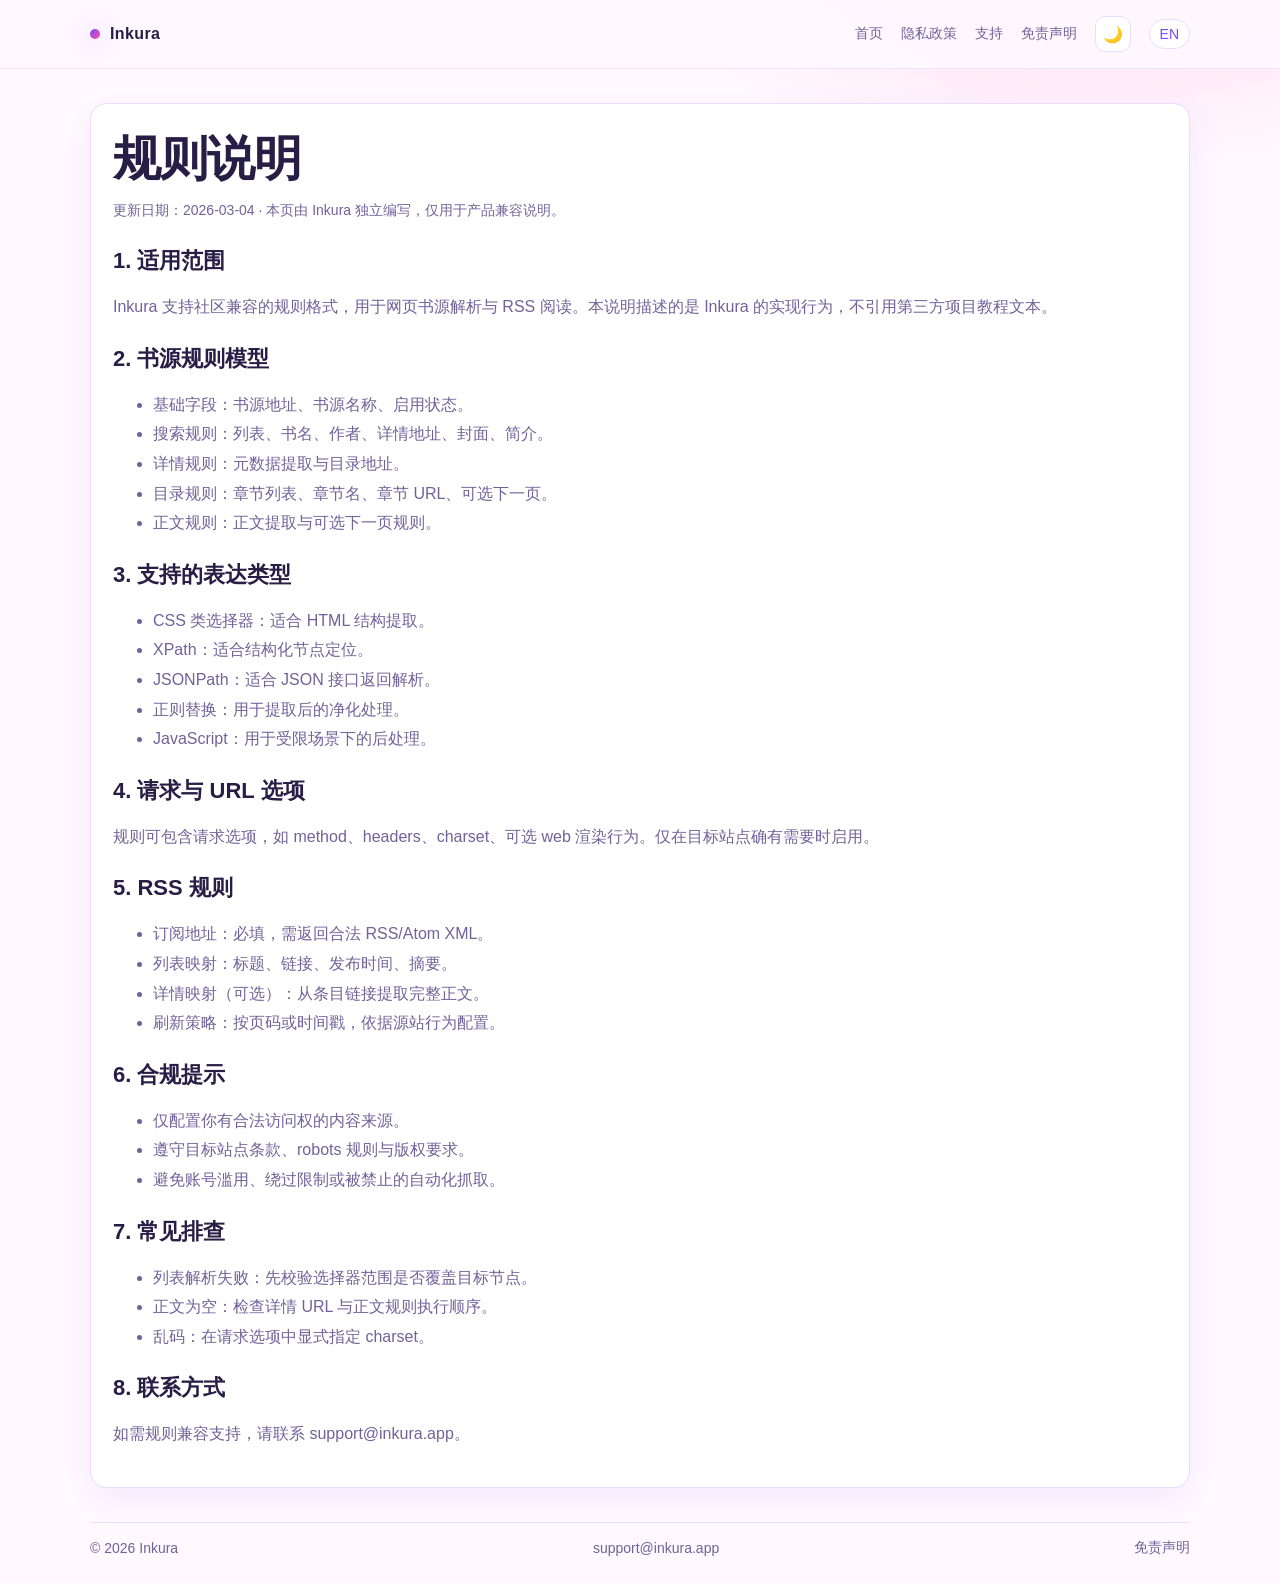
<file: zh/rule-guide.html>
<!doctype html>
<html lang="zh-CN">
<head>
  <meta charset="UTF-8" />
  <meta name="viewport" content="width=device-width, initial-scale=1.0" />
  <title>规则说明 · Inkura</title>
  <meta name="description" content="Inkura 社区兼容规则格式说明（书源与 RSS）。" />
  <link rel="stylesheet" href="../styles.css" />
  <script src="../theme.js" defer></script>
</head>
<body>
  <header class="topbar">
    <div class="shell topbar-inner">
      <a class="brand" href="./index.html"><span class="dot"></span>Inkura</a>
      <nav class="nav">
        <a href="./index.html">首页</a>
        <a href="./privacy.html">隐私政策</a>
        <a href="./support.html">支持</a>
        <a href="./disclaimer.html">免责声明</a>
        <button class="theme-toggle" type="button" data-theme-toggle aria-label="切换深色模式" title="深色">🌙</button>
        <a class="lang" href="../rule-guide.html">EN</a>
      </nav>
    </div>
  </header>

  <main class="shell">
    <section class="doc">
      <h1>规则说明</h1>
      <p class="meta">更新日期：2026-03-04 · 本页由 Inkura 独立编写，仅用于产品兼容说明。</p>

      <h2>1. 适用范围</h2>
      <p>Inkura 支持社区兼容的规则格式，用于网页书源解析与 RSS 阅读。本说明描述的是 Inkura 的实现行为，不引用第三方项目教程文本。</p>

      <h2>2. 书源规则模型</h2>
      <ul>
        <li>基础字段：书源地址、书源名称、启用状态。</li>
        <li>搜索规则：列表、书名、作者、详情地址、封面、简介。</li>
        <li>详情规则：元数据提取与目录地址。</li>
        <li>目录规则：章节列表、章节名、章节 URL、可选下一页。</li>
        <li>正文规则：正文提取与可选下一页规则。</li>
      </ul>

      <h2>3. 支持的表达类型</h2>
      <ul>
        <li>CSS 类选择器：适合 HTML 结构提取。</li>
        <li>XPath：适合结构化节点定位。</li>
        <li>JSONPath：适合 JSON 接口返回解析。</li>
        <li>正则替换：用于提取后的净化处理。</li>
        <li>JavaScript：用于受限场景下的后处理。</li>
      </ul>

      <h2>4. 请求与 URL 选项</h2>
      <p>规则可包含请求选项，如 method、headers、charset、可选 web 渲染行为。仅在目标站点确有需要时启用。</p>

      <h2>5. RSS 规则</h2>
      <ul>
        <li>订阅地址：必填，需返回合法 RSS/Atom XML。</li>
        <li>列表映射：标题、链接、发布时间、摘要。</li>
        <li>详情映射（可选）：从条目链接提取完整正文。</li>
        <li>刷新策略：按页码或时间戳，依据源站行为配置。</li>
      </ul>

      <h2>6. 合规提示</h2>
      <ul>
        <li>仅配置你有合法访问权的内容来源。</li>
        <li>遵守目标站点条款、robots 规则与版权要求。</li>
        <li>避免账号滥用、绕过限制或被禁止的自动化抓取。</li>
      </ul>

      <h2>7. 常见排查</h2>
      <ul>
        <li>列表解析失败：先校验选择器范围是否覆盖目标节点。</li>
        <li>正文为空：检查详情 URL 与正文规则执行顺序。</li>
        <li>乱码：在请求选项中显式指定 charset。</li>
      </ul>

      <h2>8. 联系方式</h2>
      <p>如需规则兼容支持，请联系 <a href="mailto:support@inkura.app">support@inkura.app</a>。</p>
    </section>

    <footer>
      <span>© 2026 Inkura</span>
      <a href="mailto:support@inkura.app">support@inkura.app</a>
      <a href="./disclaimer.html">免责声明</a>
    </footer>
  </main>
</body>
</html>
</file>
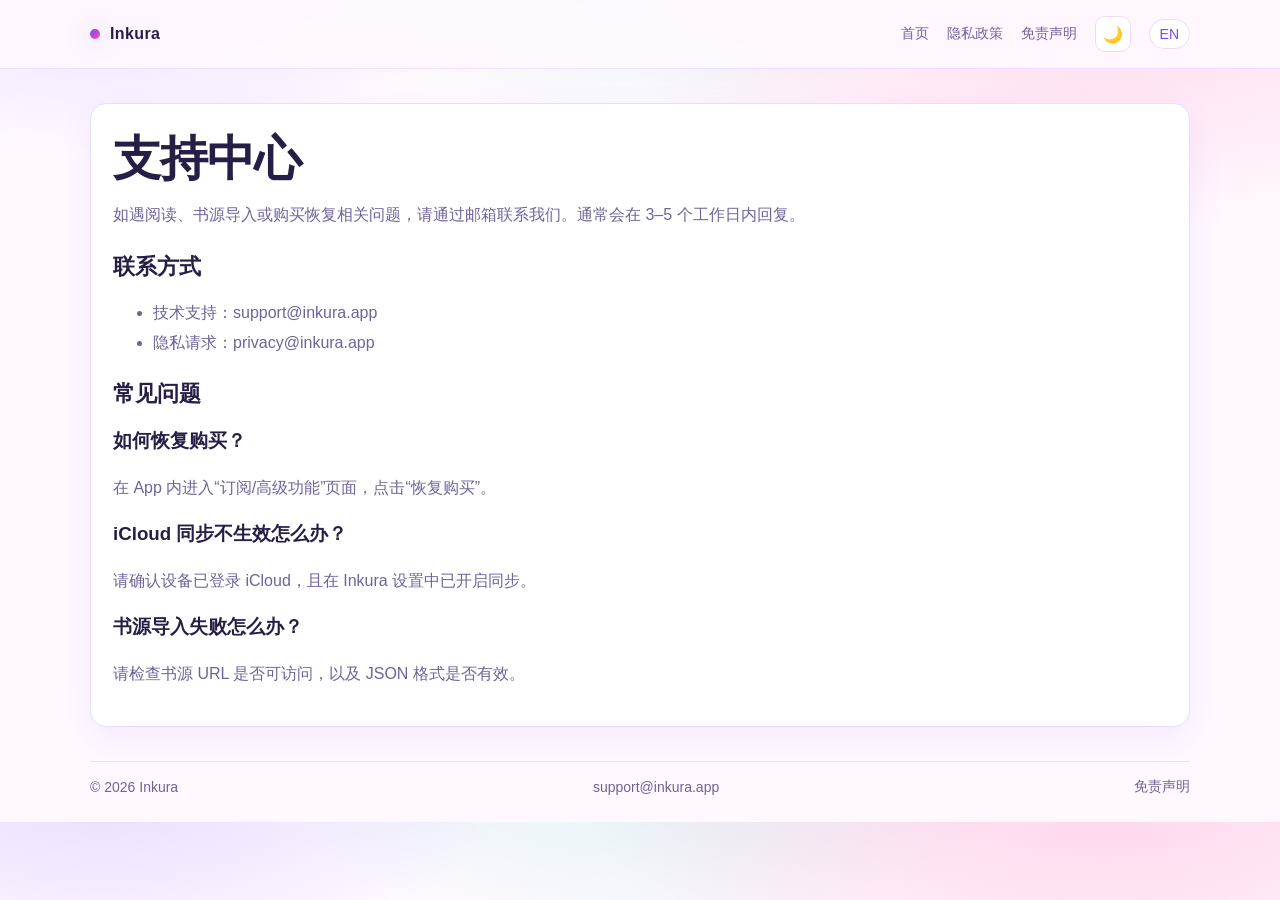
<file: zh/support.html>
<!doctype html>
<html lang="zh-CN">
<head>
  <meta charset="UTF-8" />
  <meta name="viewport" content="width=device-width, initial-scale=1.0" />
  <title>支持 · Inkura</title>
  <meta name="description" content="Inkura 墨读支持中心与常见问题" />
  <link rel="stylesheet" href="../styles.css" />
  <script src="../theme.js" defer></script>
</head>
<body>
  <header class="topbar">
    <div class="shell topbar-inner">
      <a class="brand" href="./index.html"><span class="dot"></span>Inkura</a>
      <nav class="nav">
        <a href="./index.html">首页</a>
        <a href="./privacy.html">隐私政策</a>
        <a href="./disclaimer.html">免责声明</a>
        <button class="theme-toggle" type="button" data-theme-toggle aria-label="切换深色模式" title="深色">🌙</button>
        <a class="lang" href="../support.html">EN</a>
      </nav>
    </div>
  </header>

  <main class="shell">
    <section class="doc">
      <h1>支持中心</h1>
      <p>如遇阅读、书源导入或购买恢复相关问题，请通过邮箱联系我们。通常会在 3–5 个工作日内回复。</p>

      <h2>联系方式</h2>
      <ul>
        <li>技术支持：<a href="mailto:support@inkura.app">support@inkura.app</a></li>
        <li>隐私请求：<a href="mailto:privacy@inkura.app">privacy@inkura.app</a></li>
      </ul>

      <h2>常见问题</h2>

      <h3>如何恢复购买？</h3>
      <p>在 App 内进入“订阅/高级功能”页面，点击“恢复购买”。</p>

      <h3>iCloud 同步不生效怎么办？</h3>
      <p>请确认设备已登录 iCloud，且在 Inkura 设置中已开启同步。</p>

      <h3>书源导入失败怎么办？</h3>
      <p>请检查书源 URL 是否可访问，以及 JSON 格式是否有效。</p>
    </section>

    <footer>
      <span>© 2026 Inkura</span>
      <a href="mailto:support@inkura.app">support@inkura.app</a>
      <a href="./disclaimer.html">免责声明</a>
    </footer>
  </main>
</body>
</html>
</file>
<file: styles.css>
:root {
  --bg: #fff9ff;
  --bg-soft: #f8f3ff;
  --card: #ffffff;
  --line: #e8dcff;
  --text: #271e46;
  --muted: #6f6399;
  --accent: #7a46ff;
  --accent-soft: #ff4fa3;
  --mint: #22d3b6;
  --sun: #ffb347;
}

:root[data-theme="dark"] {
  --bg: #0f1120;
  --bg-soft: #14172a;
  --card: #181b31;
  --line: #2a2f4f;
  --text: #f0efff;
  --muted: #b6b2d9;
  --accent: #9a79ff;
  --accent-soft: #ff6cb7;
  --mint: #34d5bb;
  --sun: #ffc062;
}

* {
  box-sizing: border-box;
}

html,
body {
  margin: 0;
  padding: 0;
}

body {
  font-family: Inter, -apple-system, BlinkMacSystemFont, "Segoe UI", Roboto, "PingFang SC", "Microsoft YaHei", sans-serif;
  color: var(--text);
  background:
    radial-gradient(900px 520px at 86% -8%, rgba(255, 79, 163, 0.24), transparent 58%),
    radial-gradient(760px 420px at 8% -10%, rgba(122, 70, 255, 0.2), transparent 56%),
    radial-gradient(700px 420px at 50% -14%, rgba(34, 211, 182, 0.18), transparent 58%),
    var(--bg);
}

:root[data-theme="dark"] body {
  background:
    radial-gradient(900px 520px at 86% -8%, rgba(255, 108, 183, 0.2), transparent 58%),
    radial-gradient(760px 420px at 8% -10%, rgba(154, 121, 255, 0.2), transparent 56%),
    radial-gradient(700px 420px at 50% -14%, rgba(52, 213, 187, 0.15), transparent 58%),
    var(--bg);
}

a {
  color: inherit;
  text-decoration: none;
}

.shell {
  width: min(1100px, 92vw);
  margin: 0 auto;
}

.topbar {
  position: sticky;
  top: 0;
  z-index: 10;
  backdrop-filter: blur(12px);
  background: rgba(255, 249, 255, 0.9);
  border-bottom: 1px solid rgba(122, 70, 255, 0.12);
}

:root[data-theme="dark"] .topbar {
  background: rgba(15, 17, 32, 0.86);
  border-bottom: 1px solid rgba(154, 121, 255, 0.24);
}

.topbar-inner {
  height: 68px;
  display: flex;
  align-items: center;
  justify-content: space-between;
}

.brand {
  display: flex;
  align-items: center;
  gap: 10px;
  font-weight: 700;
  letter-spacing: 0.4px;
}

.dot {
  width: 10px;
  height: 10px;
  border-radius: 50%;
  background: linear-gradient(135deg, var(--accent), var(--accent-soft));
  box-shadow: 0 0 24px rgba(122, 70, 255, 0.45);
}

.nav {
  display: flex;
  align-items: center;
  gap: 18px;
  color: var(--muted);
  font-size: 14px;
}

.nav a:hover {
  color: var(--text);
}

.lang {
  padding: 6px 10px;
  border: 1px solid var(--line);
  border-radius: 999px;
  color: var(--accent);
  background: #fff;
}

:root[data-theme="dark"] .lang {
  background: #1d2138;
}

.theme-toggle {
  width: 36px;
  height: 36px;
  border-radius: 10px;
  border: 1px solid var(--line);
  background: #fff;
  color: var(--text);
  cursor: pointer;
  font-size: 16px;
  display: inline-flex;
  align-items: center;
  justify-content: center;
}

:root[data-theme="dark"] .theme-toggle {
  background: #1d2138;
}

.hero {
  padding: 84px 0 28px;
}

.eyebrow {
  color: var(--muted);
  letter-spacing: 1.6px;
  text-transform: uppercase;
  font-size: 12px;
}

h1 {
  margin: 12px 0 14px;
  font-size: clamp(42px, 8vw, 74px);
  line-height: 1.05;
  letter-spacing: -0.02em;
}

.gradient-text {
  background: linear-gradient(135deg, #7a46ff 20%, #ff4fa3 62%, #ffb347 100%);
  -webkit-background-clip: text;
  background-clip: text;
  color: transparent;
}

.subtitle {
  max-width: 720px;
  color: var(--muted);
  font-size: clamp(16px, 2.2vw, 20px);
  line-height: 1.7;
}

.actions {
  margin-top: 30px;
  display: flex;
  flex-wrap: wrap;
  gap: 12px;
}

.btn {
  height: 44px;
  padding: 0 18px;
  border: 1px solid var(--line);
  border-radius: 12px;
  display: inline-flex;
  align-items: center;
  justify-content: center;
  color: var(--text);
  background: #fff;
}

:root[data-theme="dark"] .btn {
  background: #1a1e35;
}

.btn.primary {
  border: none;
  color: #fff;
  background: linear-gradient(135deg, #7a46ff, #ff4fa3);
  font-weight: 600;
}

.grid {
  margin: 24px 0 40px;
  display: grid;
  grid-template-columns: repeat(12, 1fr);
  gap: 14px;
}

.showcase {
  margin: 10px 0 40px;
  display: grid;
  grid-template-columns: repeat(12, 1fr);
  gap: 14px;
}

.panel {
  grid-column: span 6;
  background: linear-gradient(160deg, #fff, #fff8ff);
  border: 1px solid var(--line);
  border-radius: 18px;
  padding: 20px;
  box-shadow: 0 10px 30px rgba(122, 70, 255, 0.08);
}

:root[data-theme="dark"] .panel {
  background: linear-gradient(160deg, #181b31, #15182b);
}

.panel h3 {
  margin: 0 0 10px;
  font-size: 19px;
}

.panel p,
.panel li {
  color: var(--muted);
  line-height: 1.8;
}

.mockup-wrap {
  margin-top: 12px;
  display: flex;
  gap: 12px;
  flex-wrap: wrap;
}

.phone {
  width: 180px;
  aspect-ratio: 9 / 19.5;
  border-radius: 28px;
  padding: 8px;
  background: #151427;
  box-shadow: 0 14px 32px rgba(24, 13, 67, 0.32);
}

.phone-screen {
  width: 100%;
  height: 100%;
  border-radius: 22px;
  border: 1px solid rgba(255, 255, 255, 0.3);
  background:
    radial-gradient(circle at 80% 12%, rgba(255, 255, 255, 0.36), transparent 32%),
    linear-gradient(155deg, #7a46ff, #ff4fa3 58%, #ffb347 100%);
  position: relative;
  overflow: hidden;
}

.phone-screen::before,
.phone-screen::after {
  content: "";
  position: absolute;
  left: 12px;
  right: 12px;
  border-radius: 10px;
}

.phone-screen::before {
  top: 14px;
  height: 24%;
  background: rgba(255, 255, 255, 0.22);
}

.phone-screen::after {
  top: 46%;
  height: 44%;
  background: rgba(255, 255, 255, 0.14);
}

.chips {
  display: flex;
  flex-wrap: wrap;
  gap: 8px;
  margin-top: 10px;
}

.chip {
  display: inline-flex;
  align-items: center;
  padding: 4px 10px;
  border-radius: 999px;
  font-size: 12px;
  color: #4f3c91;
  background: #f4edff;
  border: 1px solid #e6d9ff;
}

:root[data-theme="dark"] .chip {
  color: #d8d0ff;
  background: #242949;
  border-color: #343b63;
}

.card {
  grid-column: span 4;
  background: linear-gradient(160deg, #fff, #fff8ff);
  border: 1px solid var(--line);
  border-radius: 16px;
  padding: 18px;
  box-shadow: 0 10px 30px rgba(122, 70, 255, 0.08);
}

:root[data-theme="dark"] .card {
  background: linear-gradient(160deg, #181b31, #15182b);
}

.card h3 {
  margin: 0 0 10px;
  font-size: 18px;
}

.card p,
.doc p,
.doc li {
  color: var(--muted);
  line-height: 1.85;
}

.section-title {
  margin: 4px 0 10px;
  font-size: 24px;
}

.doc {
  margin: 34px 0;
  padding: 22px;
  border-radius: 16px;
  border: 1px solid var(--line);
  background: var(--card);
  box-shadow: 0 12px 34px rgba(122, 70, 255, 0.08);
}

.doc h1 {
  font-size: clamp(32px, 6vw, 48px);
  margin: 8px 0 10px;
}

.doc h2 {
  margin: 22px 0 10px;
  font-size: 22px;
}

.meta {
  color: var(--muted);
  font-size: 14px;
}

footer {
  margin: 22px 0 26px;
  border-top: 1px solid var(--line);
  padding-top: 16px;
  color: var(--muted);
  display: flex;
  justify-content: space-between;
  align-items: center;
  gap: 12px;
  font-size: 14px;
}

@media (max-width: 900px) {
  .card {
    grid-column: span 6;
  }

  .panel {
    grid-column: span 12;
  }
}

@media (max-width: 640px) {
  .topbar-inner {
    height: auto;
    padding: 12px 0;
    flex-direction: column;
    align-items: flex-start;
    gap: 10px;
  }

  .hero {
    padding-top: 48px;
  }

  .card {
    grid-column: span 12;
  }

  footer {
    flex-direction: column;
    align-items: flex-start;
  }
}
</file>
